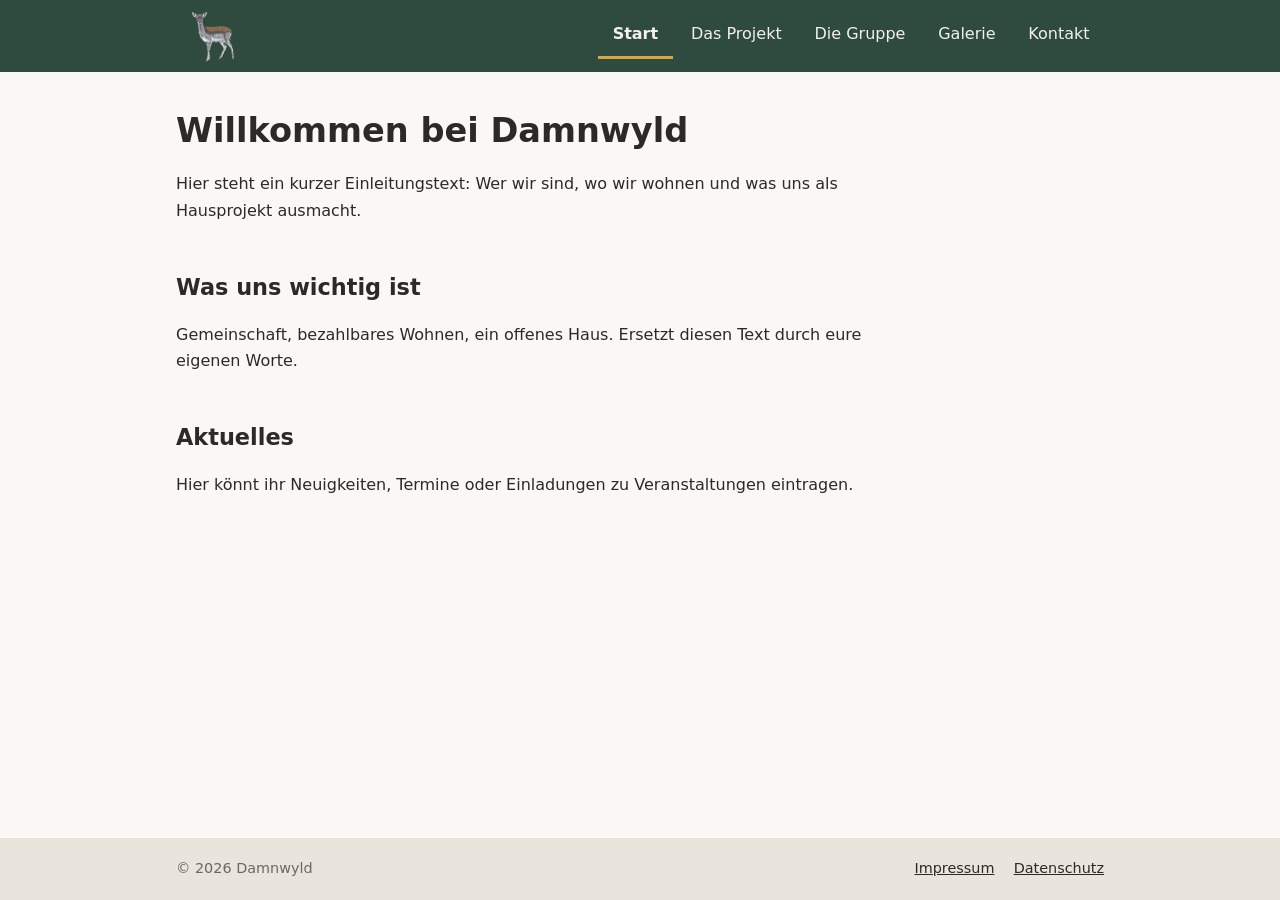
<file: index.html>
<!DOCTYPE html>
<html lang="de">
<head>
<meta charset="utf-8">
<meta name="viewport" content="width=device-width, initial-scale=1">
<title>Willkommen bei [Name des Hausprojekts] – [Name des Hausprojekts]</title>
<link rel="stylesheet" href="style.css">
</head>
<body>
<header class="site-header">
<div class="header-inner">
<a class="logo" href="index.html"><img src="assets/logo.png" alt="Logo [Name des Hausprojekts]"></a>
<button class="nav-toggle" aria-expanded="false" aria-controls="nav" onclick="var n=document.getElementById('nav');var o=n.classList.toggle('open');this.setAttribute('aria-expanded',o)">Menü</button>
<nav class="nav" id="nav" aria-label="Hauptnavigation">
<ul>
<li><a href="index.html" aria-current="page">Start</a></li>
<li><a href="projekt.html">Das Projekt</a></li>
<li><a href="gruppe.html">Die Gruppe</a></li>
<li><a href="galerie.html">Galerie</a></li>
<li><a href="kontakt.html">Kontakt</a></li>
</ul>
</nav>
</div>
</header>
<main>
<h1>Willkommen bei Damnwyld</h1>
<p>Hier steht ein kurzer Einleitungstext: Wer wir sind, wo wir wohnen und was uns als Hausprojekt ausmacht.</p>
<h2>Was uns wichtig ist</h2>
<p>Gemeinschaft, bezahlbares Wohnen, ein offenes Haus. Ersetzt diesen Text durch eure eigenen Worte.</p>
<h2>Aktuelles</h2>
<p>Hier könnt ihr Neuigkeiten, Termine oder Einladungen zu Veranstaltungen eintragen.</p>
</main>
<footer class="site-footer">
<div class="footer-inner">
<span>© 2026 Damnwyld</span>
<ul><li><a href="impressum.html">Impressum</a></li><li><a href="datenschutz.html">Datenschutz</a></li></ul>
</div>
</footer>
</body>
</html>
</file>
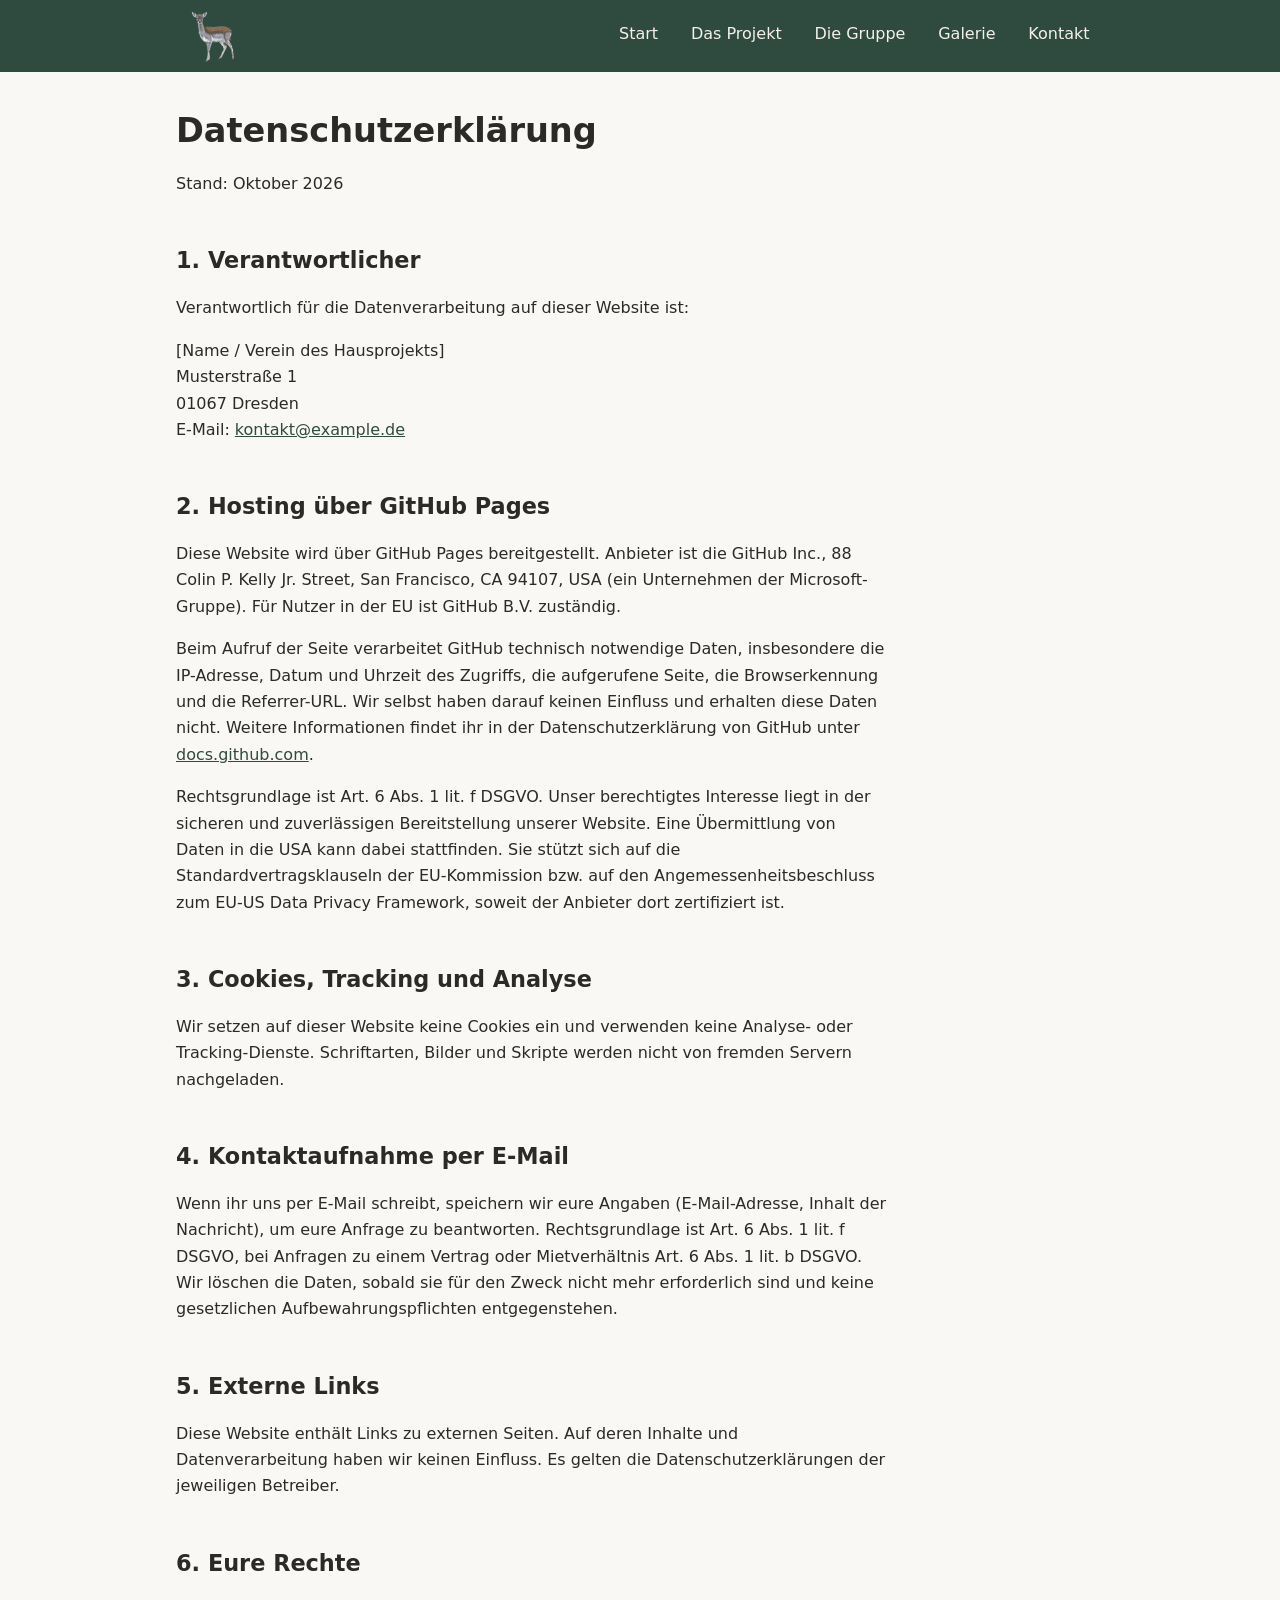
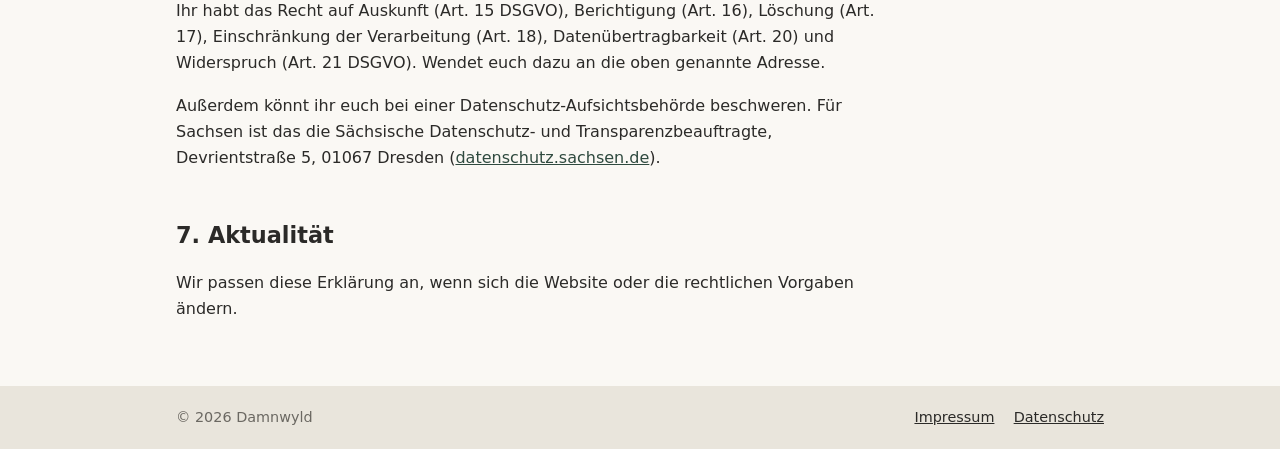
<file: datenschutz.html>
<!DOCTYPE html>
<html lang="de">
<head>
<meta charset="utf-8">
<meta name="viewport" content="width=device-width, initial-scale=1">
<title>Datenschutzerklärung – [Name des Hausprojekts]</title>
<link rel="stylesheet" href="style.css">
</head>
<body>
<header class="site-header">
<div class="header-inner">
<a class="logo" href="index.html"><img src="assets/logo.png" alt="Logo [Name des Hausprojekts]"></a>
<button class="nav-toggle" aria-expanded="false" aria-controls="nav" onclick="var n=document.getElementById('nav');var o=n.classList.toggle('open');this.setAttribute('aria-expanded',o)">Menü</button>
<nav class="nav" id="nav" aria-label="Hauptnavigation">
<ul>
<li><a href="index.html">Start</a></li>
<li><a href="projekt.html">Das Projekt</a></li>
<li><a href="gruppe.html">Die Gruppe</a></li>
<li><a href="galerie.html">Galerie</a></li>
<li><a href="kontakt.html">Kontakt</a></li>
</ul>
</nav>
</div>
</header>
<main>
<h1>Datenschutzerklärung</h1>
<p>Stand: Oktober 2026</p>

<h2>1. Verantwortlicher</h2>
<p>Verantwortlich für die Datenverarbeitung auf dieser Website ist:</p>
<p>[Name / Verein des Hausprojekts]<br>Musterstraße 1<br>01067 Dresden<br>E-Mail: <a href="mailto:kontakt@example.de">kontakt@example.de</a></p>

<h2>2. Hosting über GitHub Pages</h2>
<p>Diese Website wird über GitHub Pages bereitgestellt. Anbieter ist die GitHub Inc., 88 Colin P. Kelly Jr. Street, San Francisco, CA 94107, USA (ein Unternehmen der Microsoft-Gruppe). Für Nutzer in der EU ist GitHub B.V. zuständig.</p>
<p>Beim Aufruf der Seite verarbeitet GitHub technisch notwendige Daten, insbesondere die IP-Adresse, Datum und Uhrzeit des Zugriffs, die aufgerufene Seite, die Browserkennung und die Referrer-URL. Wir selbst haben darauf keinen Einfluss und erhalten diese Daten nicht. Weitere Informationen findet ihr in der Datenschutzerklärung von GitHub unter <a href="https://docs.github.com/de/site-policy/privacy-policies/github-general-privacy-statement" rel="noopener">docs.github.com</a>.</p>
<p>Rechtsgrundlage ist Art. 6 Abs. 1 lit. f DSGVO. Unser berechtigtes Interesse liegt in der sicheren und zuverlässigen Bereitstellung unserer Website. Eine Übermittlung von Daten in die USA kann dabei stattfinden. Sie stützt sich auf die Standardvertragsklauseln der EU-Kommission bzw. auf den Angemessenheitsbeschluss zum EU-US Data Privacy Framework, soweit der Anbieter dort zertifiziert ist.</p>

<h2>3. Cookies, Tracking und Analyse</h2>
<p>Wir setzen auf dieser Website keine Cookies ein und verwenden keine Analyse- oder Tracking-Dienste. Schriftarten, Bilder und Skripte werden nicht von fremden Servern nachgeladen.</p>

<h2>4. Kontaktaufnahme per E-Mail</h2>
<p>Wenn ihr uns per E-Mail schreibt, speichern wir eure Angaben (E-Mail-Adresse, Inhalt der Nachricht), um eure Anfrage zu beantworten. Rechtsgrundlage ist Art. 6 Abs. 1 lit. f DSGVO, bei Anfragen zu einem Vertrag oder Mietverhältnis Art. 6 Abs. 1 lit. b DSGVO. Wir löschen die Daten, sobald sie für den Zweck nicht mehr erforderlich sind und keine gesetzlichen Aufbewahrungspflichten entgegenstehen.</p>

<h2>5. Externe Links</h2>
<p>Diese Website enthält Links zu externen Seiten. Auf deren Inhalte und Datenverarbeitung haben wir keinen Einfluss. Es gelten die Datenschutzerklärungen der jeweiligen Betreiber.</p>

<h2>6. Eure Rechte</h2>
<p>Ihr habt das Recht auf Auskunft (Art. 15 DSGVO), Berichtigung (Art. 16), Löschung (Art. 17), Einschränkung der Verarbeitung (Art. 18), Datenübertragbarkeit (Art. 20) und Widerspruch (Art. 21 DSGVO). Wendet euch dazu an die oben genannte Adresse.</p>
<p>Außerdem könnt ihr euch bei einer Datenschutz-Aufsichtsbehörde beschweren. Für Sachsen ist das die Sächsische Datenschutz- und Transparenzbeauftragte, Devrientstraße 5, 01067 Dresden (<a href="https://www.datenschutz.sachsen.de" rel="noopener">datenschutz.sachsen.de</a>).</p>

<h2>7. Aktualität</h2>
<p>Wir passen diese Erklärung an, wenn sich die Website oder die rechtlichen Vorgaben ändern.</p>
</main>
<footer class="site-footer">
<div class="footer-inner">
<span>© 2026 Damnwyld</span>
<ul><li><a href="impressum.html">Impressum</a></li><li><a href="datenschutz.html">Datenschutz</a></li></ul>
</div>
</footer>
</body>
</html>
</file>
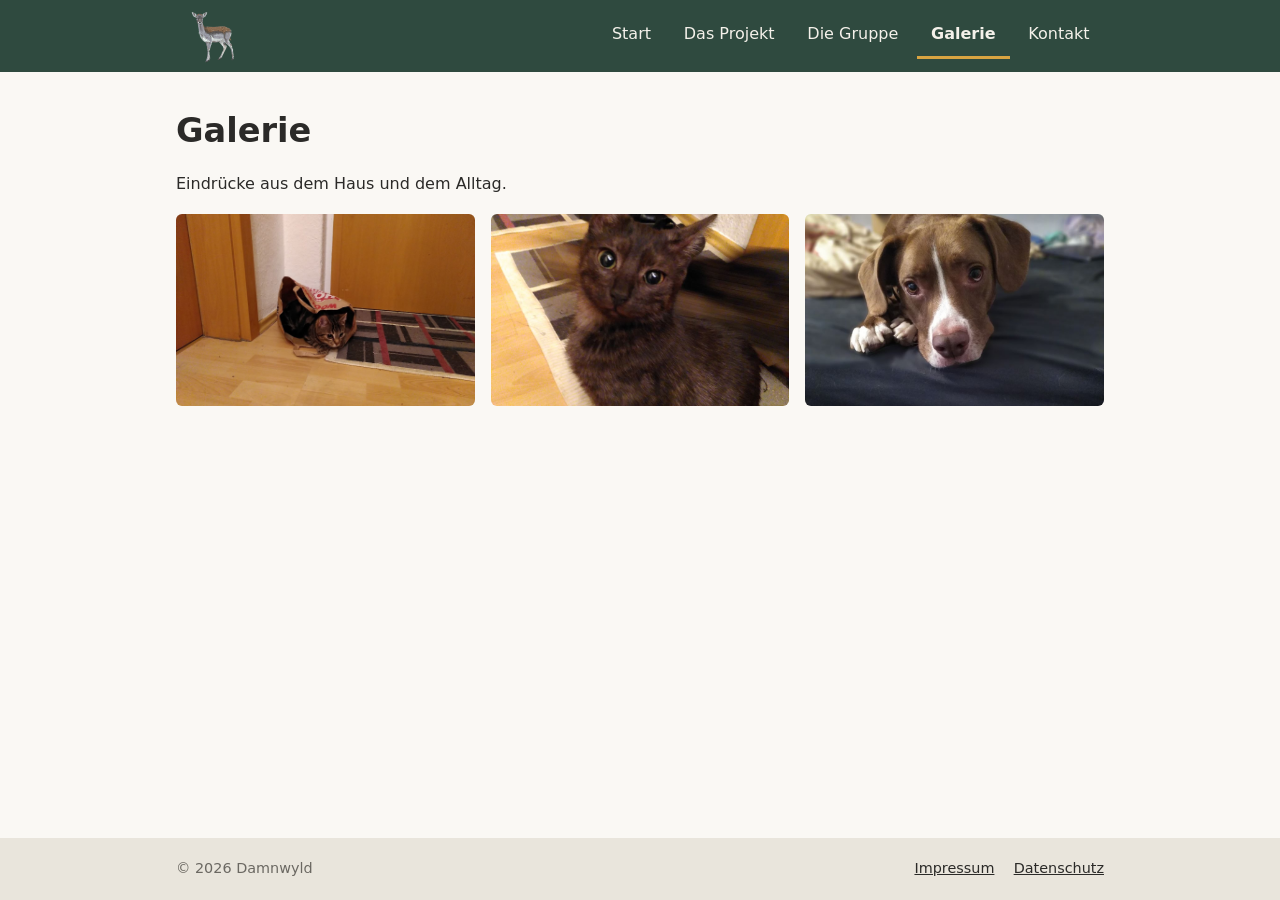
<file: galerie.html>
<!DOCTYPE html>
<html lang="de">
<head>
<meta charset="utf-8">
<meta name="viewport" content="width=device-width, initial-scale=1">
<title>Galerie – [Name des Hausprojekts]</title>
<link rel="stylesheet" href="style.css">
</head>
<body>
<header class="site-header">
<div class="header-inner">
<a class="logo" href="index.html"><img src="assets/logo.png" alt="Logo [Name des Hausprojekts]"></a>
<button class="nav-toggle" aria-expanded="false" aria-controls="nav" onclick="var n=document.getElementById('nav');var o=n.classList.toggle('open');this.setAttribute('aria-expanded',o)">Menü</button>
<nav class="nav" id="nav" aria-label="Hauptnavigation">
<ul>
<li><a href="index.html">Start</a></li>
<li><a href="projekt.html">Das Projekt</a></li>
<li><a href="gruppe.html">Die Gruppe</a></li>
<li><a href="galerie.html" aria-current="page">Galerie</a></li>
<li><a href="kontakt.html">Kontakt</a></li>
</ul>
</nav>
</div>
</header>
<main>
<h1>Galerie</h1>
<p>Eindrücke aus dem Haus und dem Alltag.</p>
<div class="gallery">
<img src="assets/Mephisto.jpg" alt="Beschreibung Bild 1">
<img src="assets/Motte.jpg" alt="Beschreibung Bild 2">
<img src="assets/Milow.jpg" alt="Beschreibung Bild 3">
</div>
</main>
<footer class="site-footer">
<div class="footer-inner">
<span>© 2026 Damnwyld</span>
<ul><li><a href="impressum.html">Impressum</a></li><li><a href="datenschutz.html">Datenschutz</a></li></ul>
</div>
</footer>
</body>
</html>
</file>
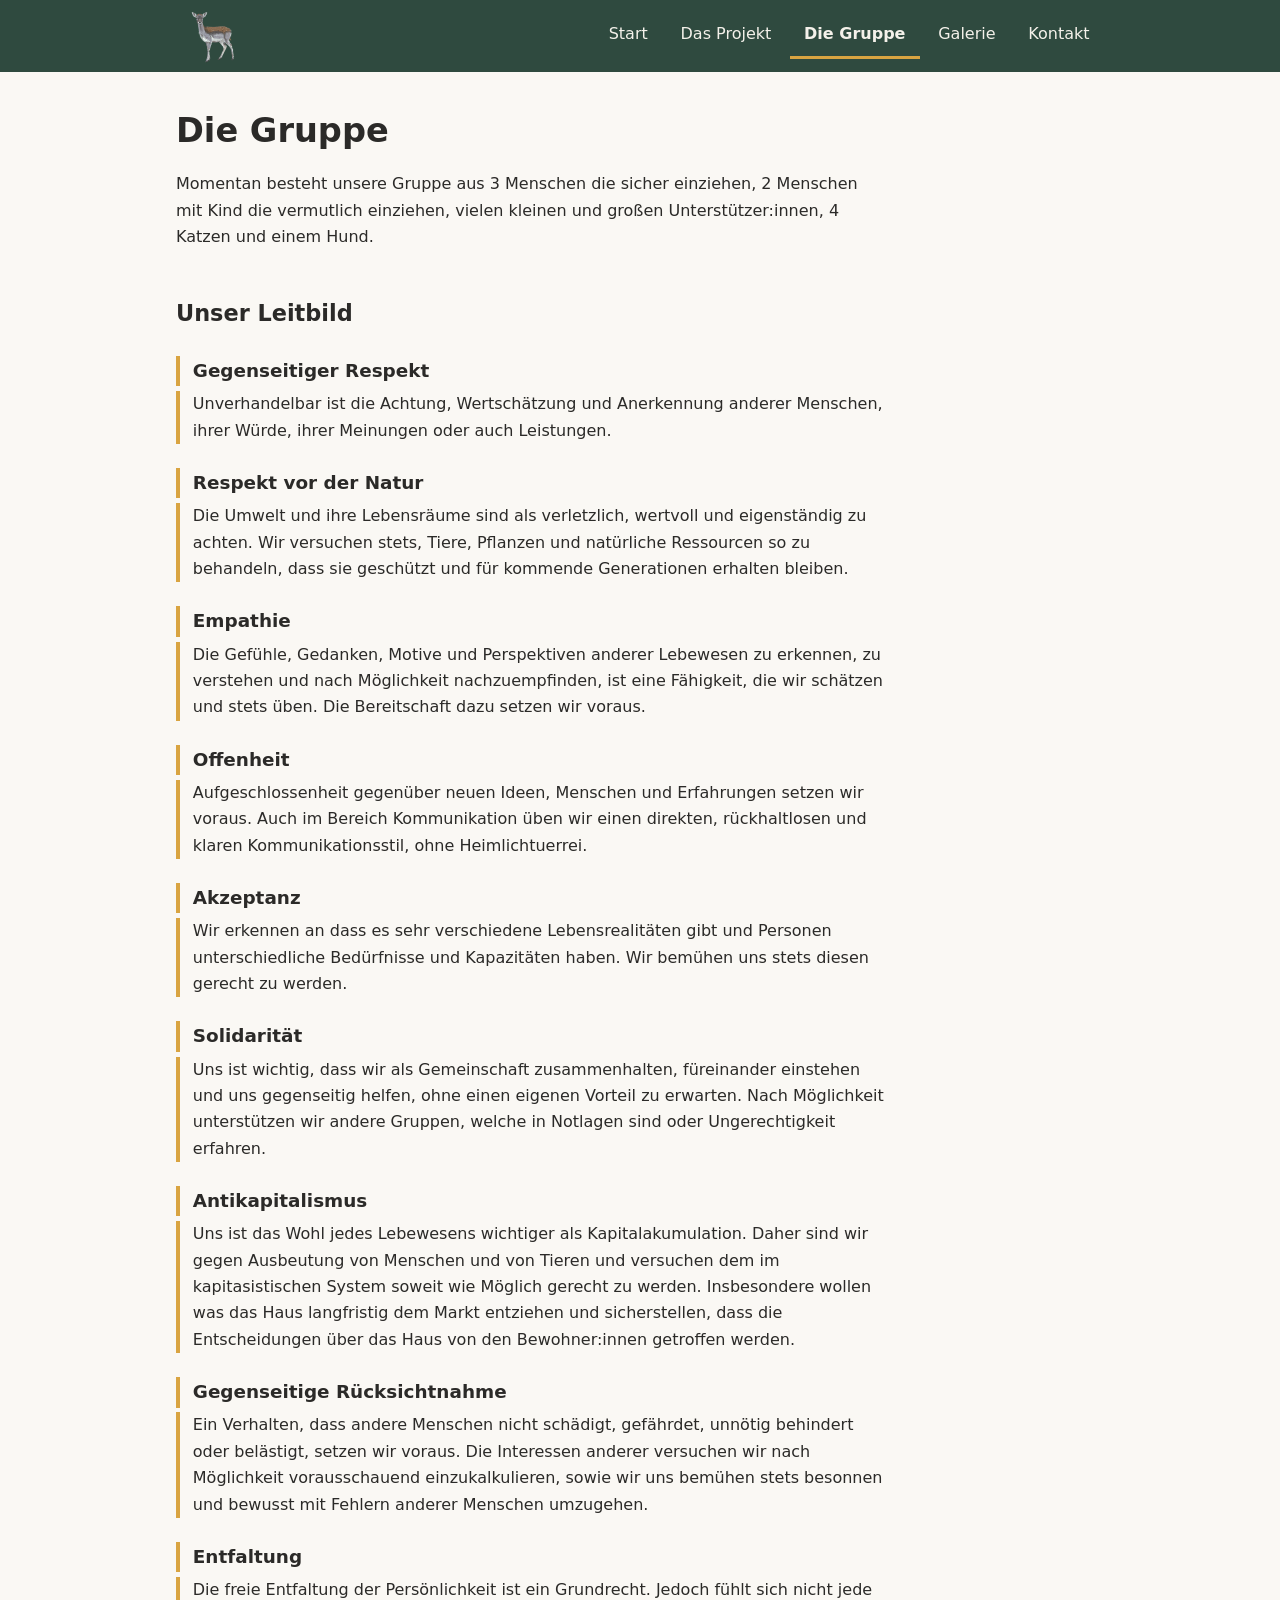
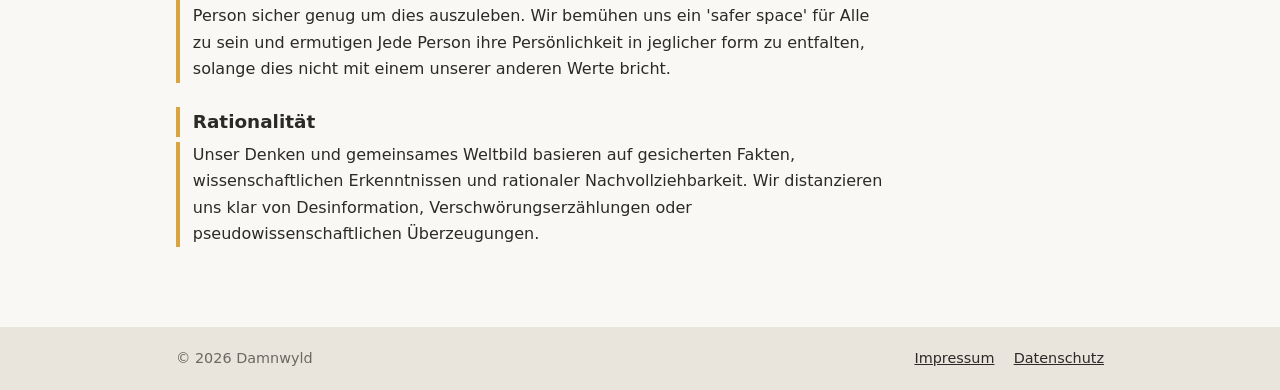
<file: gruppe.html>
<!DOCTYPE html>
<html lang="de">
<head>
<meta charset="utf-8">
<meta name="viewport" content="width=device-width, initial-scale=1">
<title>Das Projekt – [Name des Hausprojekts]</title>
<link rel="stylesheet" href="style.css">
</head>
<body>
<header class="site-header">
<div class="header-inner">
<a class="logo" href="index.html"><img src="assets/logo.png" alt="Logo [Name des Hausprojekts]"></a>
<button class="nav-toggle" aria-expanded="false" aria-controls="nav" onclick="var n=document.getElementById('nav');var o=n.classList.toggle('open');this.setAttribute('aria-expanded',o)">Menü</button>
<nav class="nav" id="nav" aria-label="Hauptnavigation">
<ul>
<li><a href="index.html">Start</a></li>
<li><a href="projekt.html">Das Projekt</a></li>
<li><a href="gruppe.html" aria-current="page">Die Gruppe</a></li>
<li><a href="galerie.html">Galerie</a></li>
<li><a href="kontakt.html">Kontakt</a></li>
</ul>
</nav>
</div>
</header>
<main>
<h1>Die Gruppe</h1>
<p>Momentan besteht unsere Gruppe aus 3 Menschen die sicher einziehen, 2 Menschen mit Kind die vermutlich einziehen, vielen kleinen und großen Unterstützer:innen, 4 Katzen und einem Hund.</p>
<h2>Unser Leitbild</h2>
<dl class="werte">
  <dt>Gegenseitiger Respekt</dt>
  <dd>Unverhandelbar ist die Achtung, Wertschätzung und Anerkennung anderer Menschen, ihrer Würde, ihrer Meinungen oder auch Leistungen.</dd>

  <dt>Respekt vor der Natur</dt>
  <dd>Die Umwelt und ihre Lebensräume sind als verletzlich, wertvoll und eigenständig zu achten. Wir versuchen stets, Tiere, Pflanzen und natürliche Ressourcen so zu behandeln, dass sie geschützt und für kommende Generationen erhalten bleiben.</dd>

  <dt>Empathie</dt>
  <dd> Die Gefühle, Gedanken, Motive und Perspektiven anderer Lebewesen zu erkennen, zu verstehen und nach Möglichkeit nachzuempfinden, ist eine Fähigkeit, die wir schätzen und stets üben. Die Bereitschaft dazu setzen wir voraus.</dd>

  <dt>Offenheit</dt>
  <dd> Aufgeschlossenheit gegenüber neuen Ideen, Menschen und Erfahrungen setzen wir voraus. Auch im Bereich Kommunikation üben wir einen direkten, rückhaltlosen und klaren Kommunikationsstil, ohne Heimlichtuerrei.</dd>

  <dt>Akzeptanz</dt> 
  <dd> Wir erkennen an dass es sehr verschiedene Lebensrealitäten gibt und Personen unterschiedliche Bedürfnisse und Kapazitäten haben. Wir bemühen uns stets diesen gerecht zu werden. </dd>

  <dt>Solidarität</dt> 
  <dd> Uns ist wichtig, dass wir als Gemeinschaft zusammenhalten, füreinander einstehen und uns gegenseitig helfen, ohne einen eigenen Vorteil zu erwarten. Nach Möglichkeit unterstützen wir andere Gruppen, welche in Notlagen sind oder Ungerechtigkeit erfahren. </dd>

  <dt>Antikapitalismus</dt> 
  <dd> Uns ist das Wohl jedes Lebewesens wichtiger als Kapitalakumulation. Daher sind wir gegen Ausbeutung von Menschen und von Tieren und versuchen dem im kapitasistischen System soweit wie Möglich gerecht zu werden. Insbesondere wollen was das Haus langfristig dem Markt entziehen und sicherstellen, dass die Entscheidungen über das Haus von den Bewohner:innen getroffen werden. </dd>

  <dt>Gegenseitige Rücksichtnahme</dt>
  <dd> Ein Verhalten, dass andere Menschen nicht schädigt, gefährdet, unnötig behindert oder belästigt, setzen wir voraus. Die Interessen anderer versuchen wir nach Möglichkeit vorausschauend einzukalkulieren, sowie wir uns bemühen stets besonnen und bewusst mit Fehlern anderer Menschen umzugehen. </dd>

  <dt>Entfaltung</dt> 
  <dd> Die freie Entfaltung der Persönlichkeit ist ein Grundrecht. Jedoch fühlt sich nicht jede Person sicher genug um dies auszuleben. Wir bemühen uns ein 'safer space' für Alle zu sein und ermutigen Jede Person ihre Persönlichkeit in jeglicher form zu entfalten, solange dies nicht mit einem unserer anderen Werte bricht. </dd>

  <dt>Rationalität</dt> 
  <dd> Unser Denken und gemeinsames Weltbild basieren auf gesicherten Fakten, wissenschaftlichen Erkenntnissen und rationaler Nachvollziehbarkeit. Wir distanzieren uns klar von Desinformation, Verschwörungserzählungen oder pseudowissenschaftlichen Überzeugungen. </dd>

</dl>
</main>
<footer class="site-footer">
<div class="footer-inner">
<span>© 2026 Damnwyld</span>
<ul><li><a href="impressum.html">Impressum</a></li><li><a href="datenschutz.html">Datenschutz</a></li></ul>
</div>
</footer>
</body>
</html>
</file>
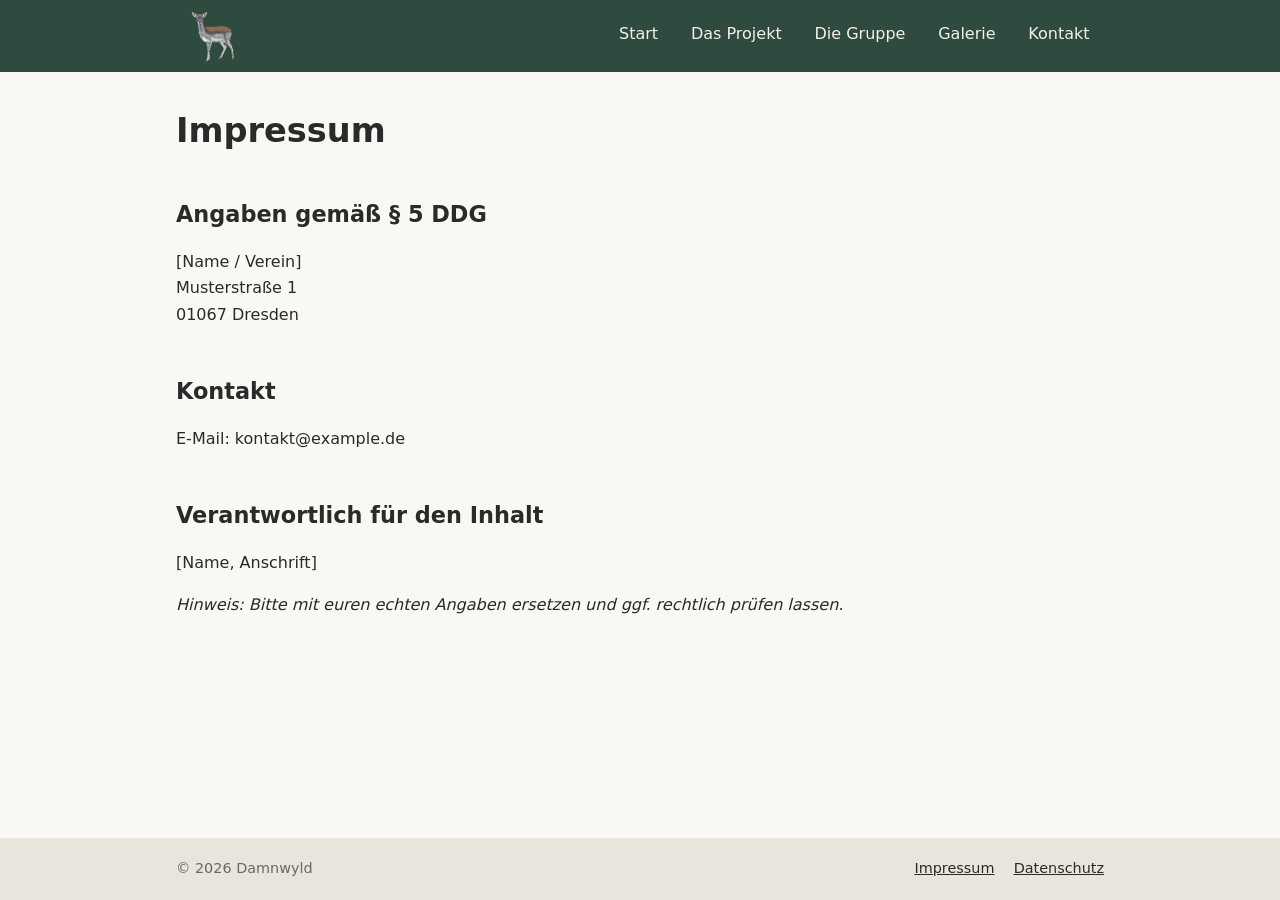
<file: impressum.html>
<!DOCTYPE html>
<html lang="de">
<head>
<meta charset="utf-8">
<meta name="viewport" content="width=device-width, initial-scale=1">
<title>Impressum – [Name des Hausprojekts]</title>
<link rel="stylesheet" href="style.css">
</head>
<body>
<header class="site-header">
<div class="header-inner">
<a class="logo" href="index.html"><img src="assets/logo.png" alt="Logo [Name des Hausprojekts]"></a>
<button class="nav-toggle" aria-expanded="false" aria-controls="nav" onclick="var n=document.getElementById('nav');var o=n.classList.toggle('open');this.setAttribute('aria-expanded',o)">Menü</button>
<nav class="nav" id="nav" aria-label="Hauptnavigation">
<ul>
<li><a href="index.html">Start</a></li>
<li><a href="projekt.html">Das Projekt</a></li>
<li><a href="gruppe.html">Die Gruppe</a></li>
<li><a href="galerie.html">Galerie</a></li>
<li><a href="kontakt.html">Kontakt</a></li>
</ul>
</nav>
</div>
</header>
<main>
<h1>Impressum</h1>
<h2>Angaben gemäß § 5 DDG</h2>
<p>[Name / Verein]<br>Musterstraße 1<br>01067 Dresden</p>
<h2>Kontakt</h2><p>E-Mail: kontakt@example.de</p>
<h2>Verantwortlich für den Inhalt</h2><p>[Name, Anschrift]</p>
<p><em>Hinweis: Bitte mit euren echten Angaben ersetzen und ggf. rechtlich prüfen lassen.</em></p>
</main>
<footer class="site-footer">
<div class="footer-inner">
<span>© 2026 Damnwyld</span>
<ul><li><a href="impressum.html">Impressum</a></li><li><a href="datenschutz.html">Datenschutz</a></li></ul>
</div>
</footer>
</body>
</html>
</file>
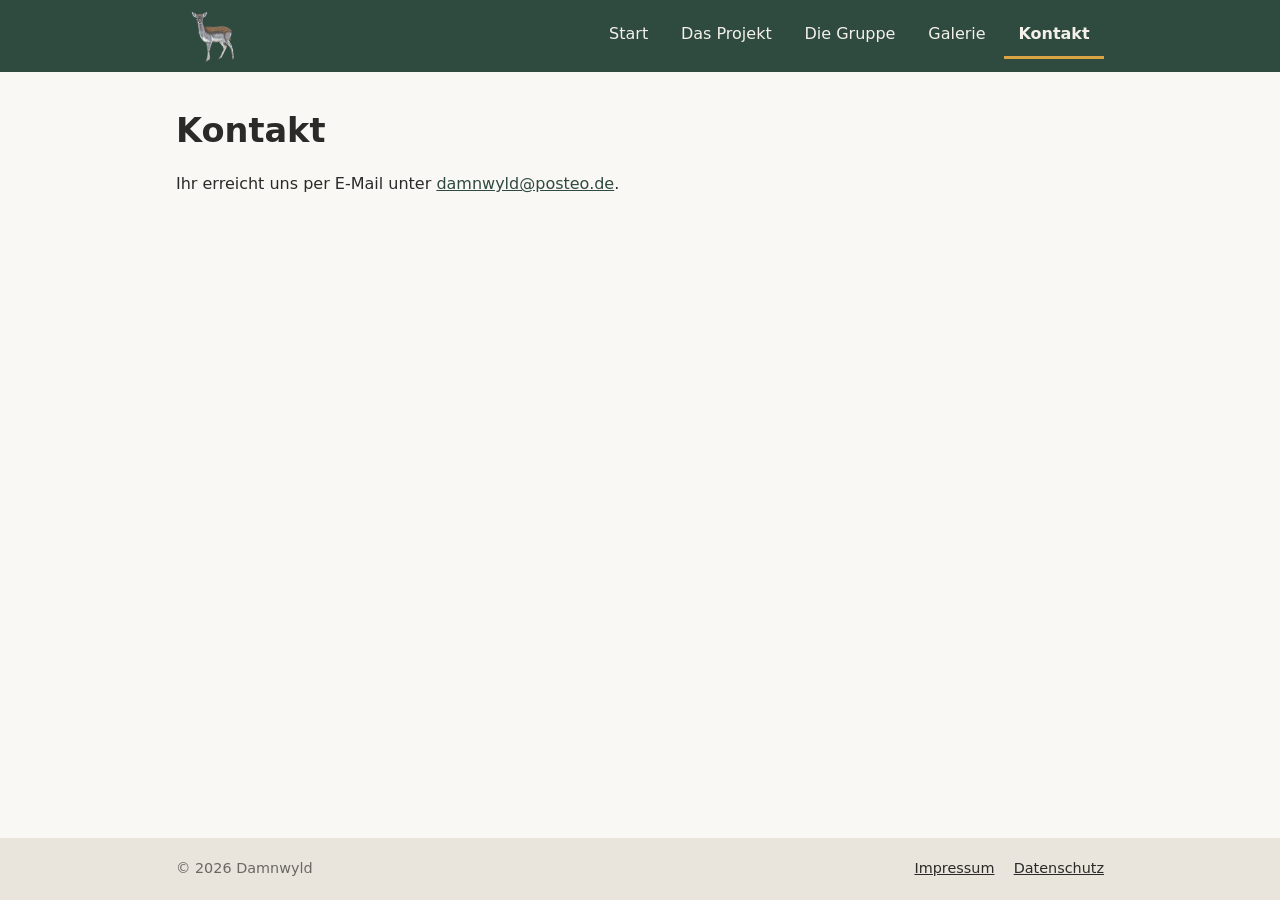
<file: kontakt.html>
<!DOCTYPE html>
<html lang="de">
<head>
<meta charset="utf-8">
<meta name="viewport" content="width=device-width, initial-scale=1">
<title>Kontakt – [Name des Hausprojekts]</title>
<link rel="stylesheet" href="style.css">
</head>
<body>
<header class="site-header">
<div class="header-inner">
<a class="logo" href="index.html"><img src="assets/logo.png" alt="Logo [Name des Hausprojekts]"></a>
<button class="nav-toggle" aria-expanded="false" aria-controls="nav" onclick="var n=document.getElementById('nav');var o=n.classList.toggle('open');this.setAttribute('aria-expanded',o)">Menü</button>
<nav class="nav" id="nav" aria-label="Hauptnavigation">
<ul>
<li><a href="index.html">Start</a></li>
<li><a href="projekt.html">Das Projekt</a></li>
<li><a href="gruppe.html">Die Gruppe</a></li>
<li><a href="galerie.html">Galerie</a></li>
<li><a href="kontakt.html" aria-current="page">Kontakt</a></li>
</ul>
</nav>
</div>
</header>
<main>
<h1>Kontakt</h1>
<p>Ihr erreicht uns per E-Mail unter <a href="mailto:damnwyld@posteo.de">damnwyld@posteo.de</a>.</p>
</main>
<footer class="site-footer">
<div class="footer-inner">
<span>© 2026 Damnwyld</span>
<ul><li><a href="impressum.html">Impressum</a></li><li><a href="datenschutz.html">Datenschutz</a></li></ul>
</div>
</footer>
</body>
</html>
</file>
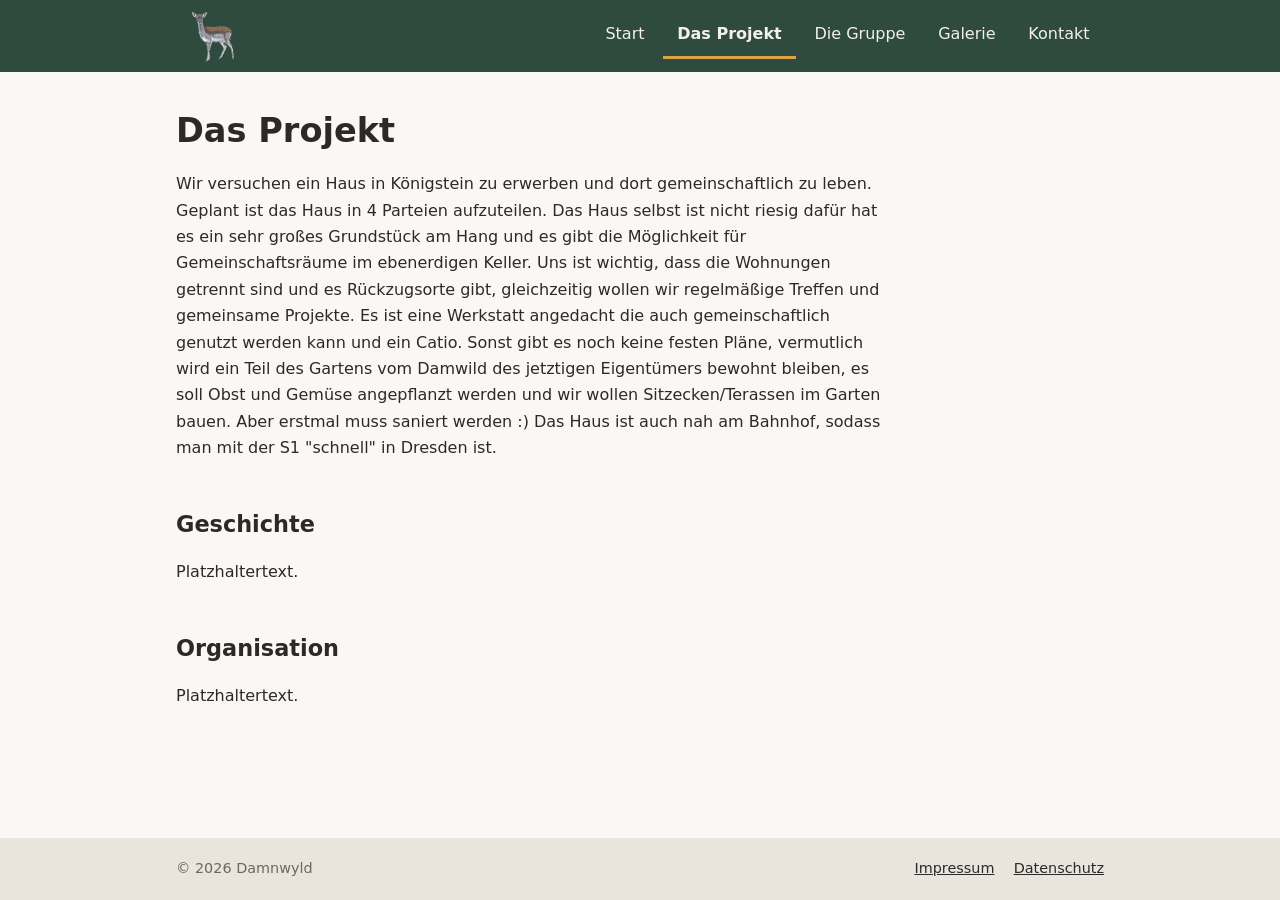
<file: projekt.html>
<!DOCTYPE html>
<html lang="de">
<head>
<meta charset="utf-8">
<meta name="viewport" content="width=device-width, initial-scale=1">
<title>Das Projekt – [Name des Hausprojekts]</title>
<link rel="stylesheet" href="style.css">
</head>
<body>
<header class="site-header">
<div class="header-inner">
<a class="logo" href="index.html"><img src="assets/logo.png" alt="Logo [Name des Hausprojekts]"></a>
<button class="nav-toggle" aria-expanded="false" aria-controls="nav" onclick="var n=document.getElementById('nav');var o=n.classList.toggle('open');this.setAttribute('aria-expanded',o)">Menü</button>
<nav class="nav" id="nav" aria-label="Hauptnavigation">
<ul>
<li><a href="index.html">Start</a></li>
<li><a href="projekt.html" aria-current="page">Das Projekt</a></li>
<li><a href="gruppe.html">Die Gruppe</a></li>
<li><a href="galerie.html">Galerie</a></li>
<li><a href="kontakt.html">Kontakt</a></li>
</ul>
</nav>
</div>
</header>
<main>
<h1>Das Projekt</h1>
<p>Wir versuchen ein Haus in Königstein zu erwerben und dort gemeinschaftlich zu leben. Geplant ist das Haus in 4 Parteien aufzuteilen. Das Haus selbst ist nicht riesig dafür hat es ein sehr großes Grundstück am Hang und es gibt die Möglichkeit für Gemeinschaftsräume im ebenerdigen Keller. 
Uns ist wichtig, dass die Wohnungen getrennt sind und es Rückzugsorte gibt, gleichzeitig wollen wir regelmäßige Treffen und gemeinsame Projekte. Es ist eine Werkstatt angedacht die auch gemeinschaftlich genutzt werden kann und ein Catio. Sonst gibt es noch keine festen Pläne, vermutlich wird ein Teil des Gartens vom Damwild des jetztigen Eigentümers bewohnt bleiben, es soll Obst und Gemüse angepflanzt werden und wir wollen Sitzecken/Terassen im Garten bauen. Aber erstmal muss saniert werden :)
Das Haus ist auch nah am Bahnhof, sodass man mit der S1 "schnell" in Dresden ist.</p>
<h2>Geschichte</h2><p>Platzhaltertext.</p>
<h2>Organisation</h2><p>Platzhaltertext.</p>
</main>
<footer class="site-footer">
<div class="footer-inner">
<span>© 2026 Damnwyld</span>
<ul><li><a href="impressum.html">Impressum</a></li><li><a href="datenschutz.html">Datenschutz</a></li></ul>
</div>
</footer>
</body>
</html>
</file>
<file: style.css>
:root{
  --bg:#faf8f4; --text:#2b2a28; --muted:#6b6862;
  --header-bg:#2f4a3f; --header-text:#f4f1ea; --accent:#d9a441;
  --footer-bg:#e9e5dc; --maxw:60rem;
}
*{box-sizing:border-box}
html{height:100%}
body{margin:0;min-height:100%;display:flex;flex-direction:column;
  font-family:system-ui,-apple-system,"Segoe UI",Roboto,sans-serif;
  line-height:1.65;color:var(--text);background:var(--bg)}
a{color:var(--header-bg)}
:focus-visible{outline:3px solid var(--accent);outline-offset:2px}

/* Kopfzeile */
.site-header{background:var(--header-bg);color:var(--header-text);position:sticky;top:0;z-index:10}
.header-inner{max-width:var(--maxw);margin:0 auto;padding:.5rem 1rem;
  display:flex;align-items:center;justify-content:space-between;gap:1rem;flex-wrap:wrap}
.logo img{display:block;height:3.5rem;width:auto}
.nav-toggle{display:none}
.nav ul{list-style:none;margin:0;padding:0;display:flex;gap:.25rem;flex-wrap:wrap}
.nav a{display:block;padding:.5rem .9rem;color:var(--header-text);text-decoration:none;
  border-bottom:3px solid transparent}
.nav a:hover{border-bottom-color:var(--accent)}
.nav a[aria-current="page"]{border-bottom-color:var(--accent);font-weight:600}

/* Inhalt */
main{flex:1;width:100%;max-width:var(--maxw);margin:0 auto;padding:2rem 1rem 3rem}
h1{font-size:2.1rem;line-height:1.2;margin:.2em 0 .6em}
h2{font-size:1.4rem;margin:2em 0 .5em}
p{max-width:70ch}
.hero img{width:100%;height:auto;border-radius:6px;margin-bottom:1.5rem}
.gallery{display:grid;grid-template-columns:repeat(auto-fill,minmax(14rem,1fr));gap:1rem;margin-top:1rem}
.gallery img{width:100%;height:12rem;object-fit:cover;border-radius:6px}

/* Fußzeile */
.site-footer{background:var(--footer-bg);color:var(--muted);font-size:.9rem}
.footer-inner{max-width:var(--maxw);margin:0 auto;padding:1.2rem 1rem;
  display:flex;justify-content:space-between;gap:1rem;flex-wrap:wrap}
.site-footer a{color:var(--text)}
.site-footer ul{list-style:none;margin:0;padding:0;display:flex;gap:1.2rem}

/* Handy */
@media (max-width:40rem){
  .nav-toggle{display:block;background:none;border:1px solid var(--header-text);
    color:var(--header-text);padding:.4rem .8rem;border-radius:4px;font:inherit;cursor:pointer}
  .nav{width:100%;display:none}
  .nav.open{display:block}
  .nav ul{flex-direction:column}
  h1{font-size:1.7rem}
}


.werte{margin:1rem 0 2rem}
.werte dt{font-weight:700;font-size:1.15rem;margin-top:1.5rem;
  padding-left:.8rem;border-left:4px solid var(--accent)}
.werte dd{margin:.3rem 0 0;padding-left:.8rem;max-width:70ch;
  border-left:4px solid var(--accent)}
</file>
